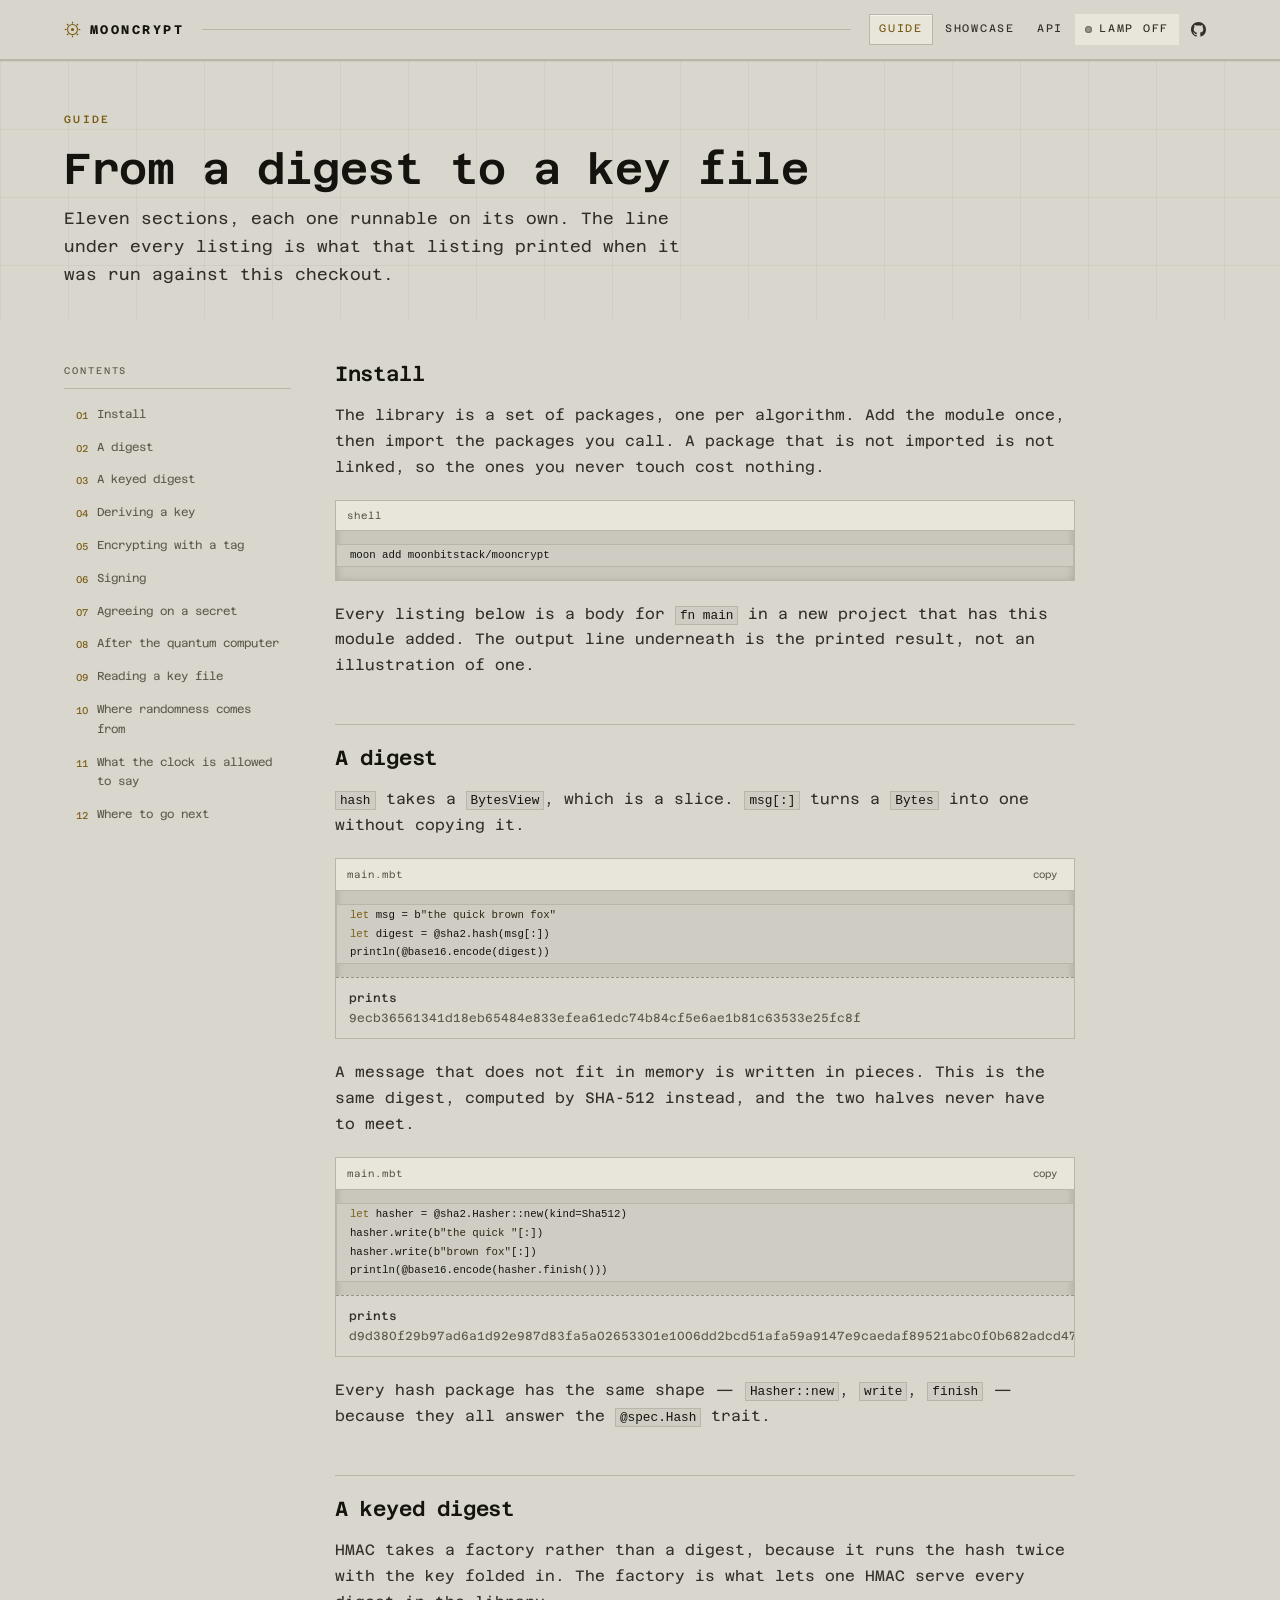
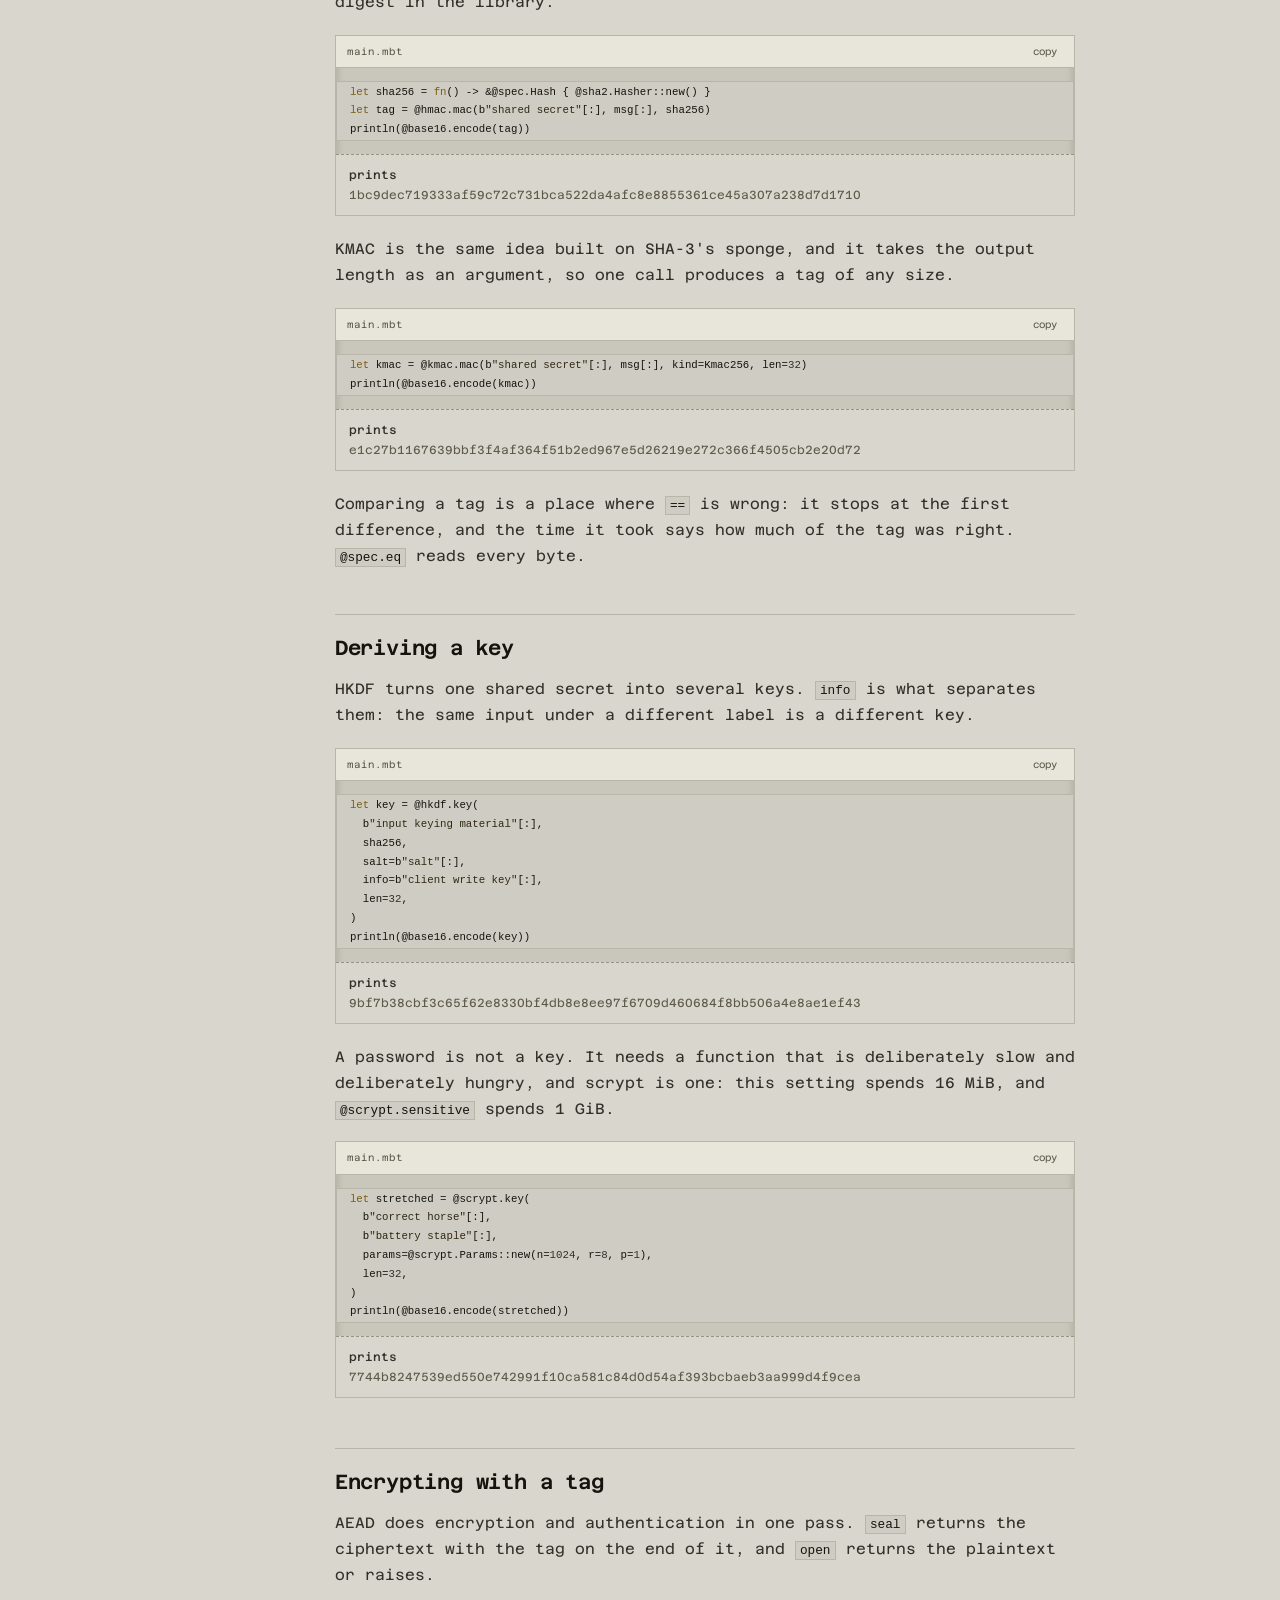
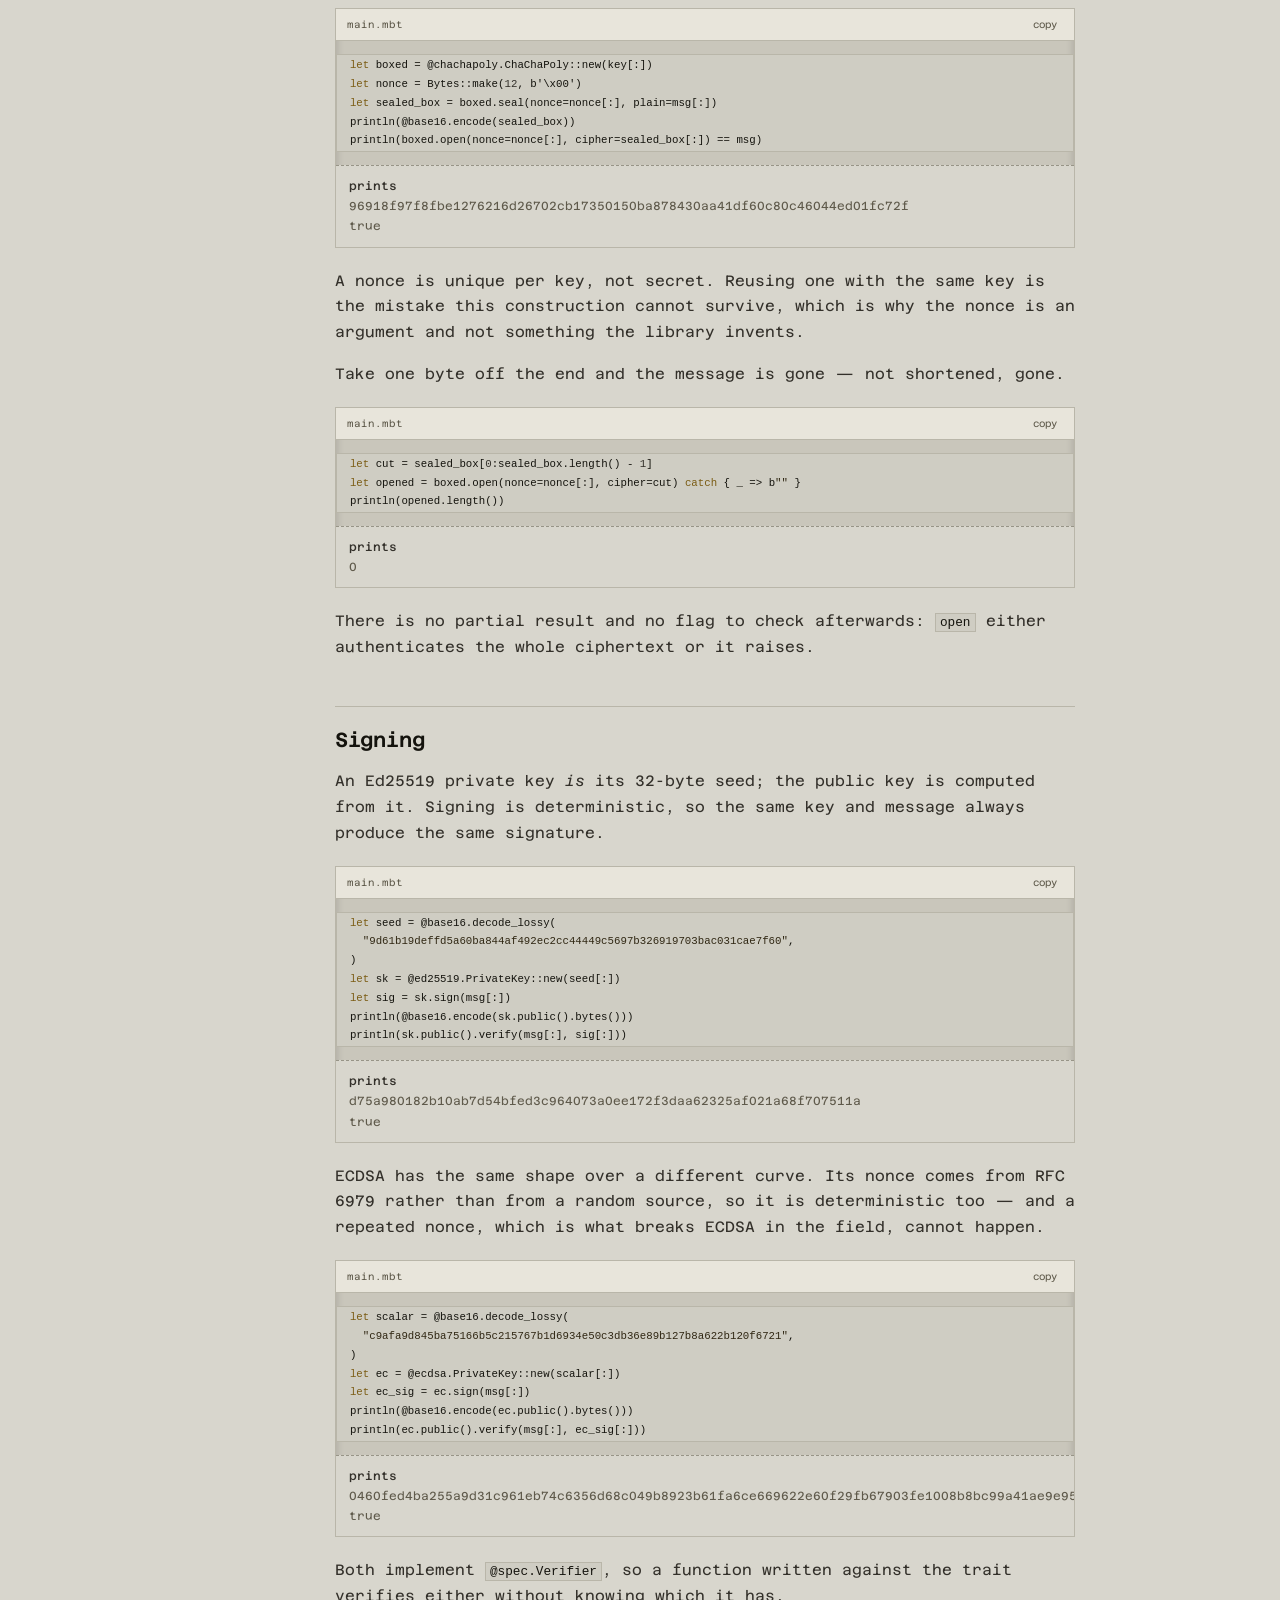
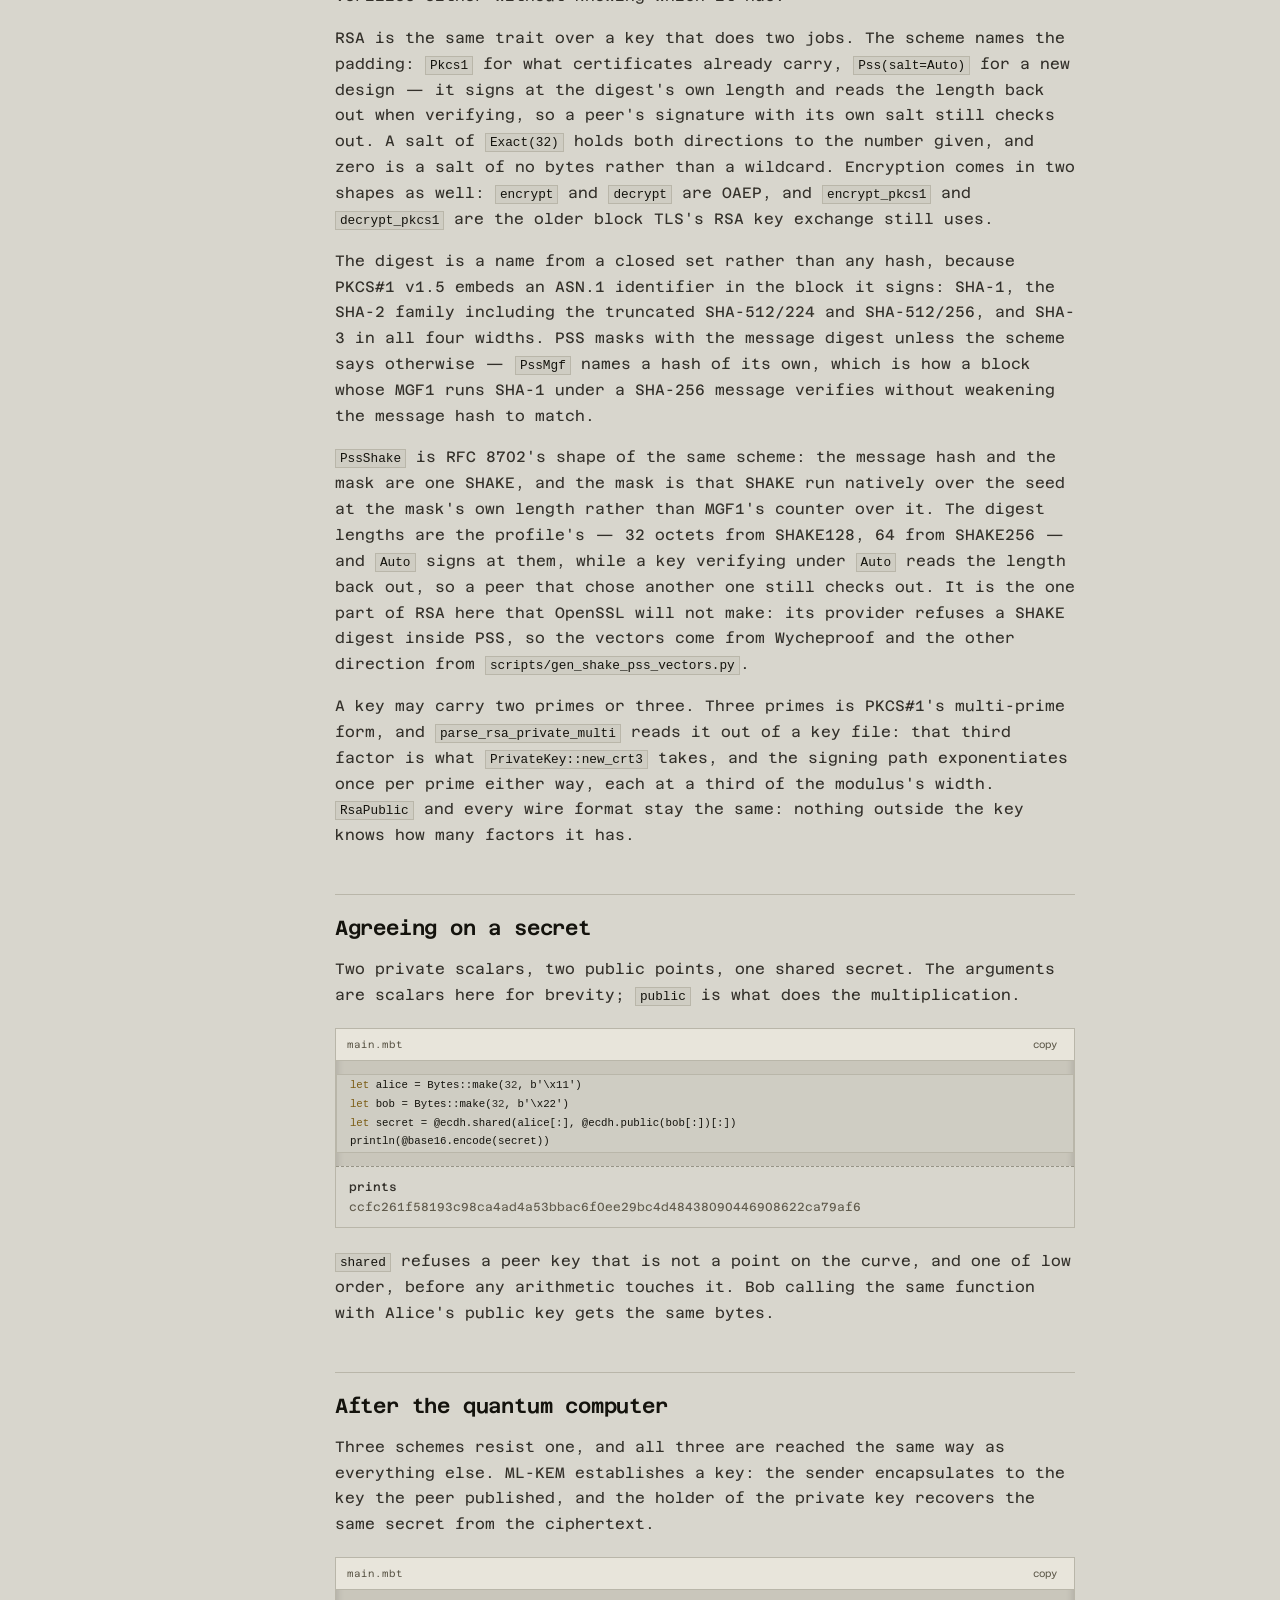
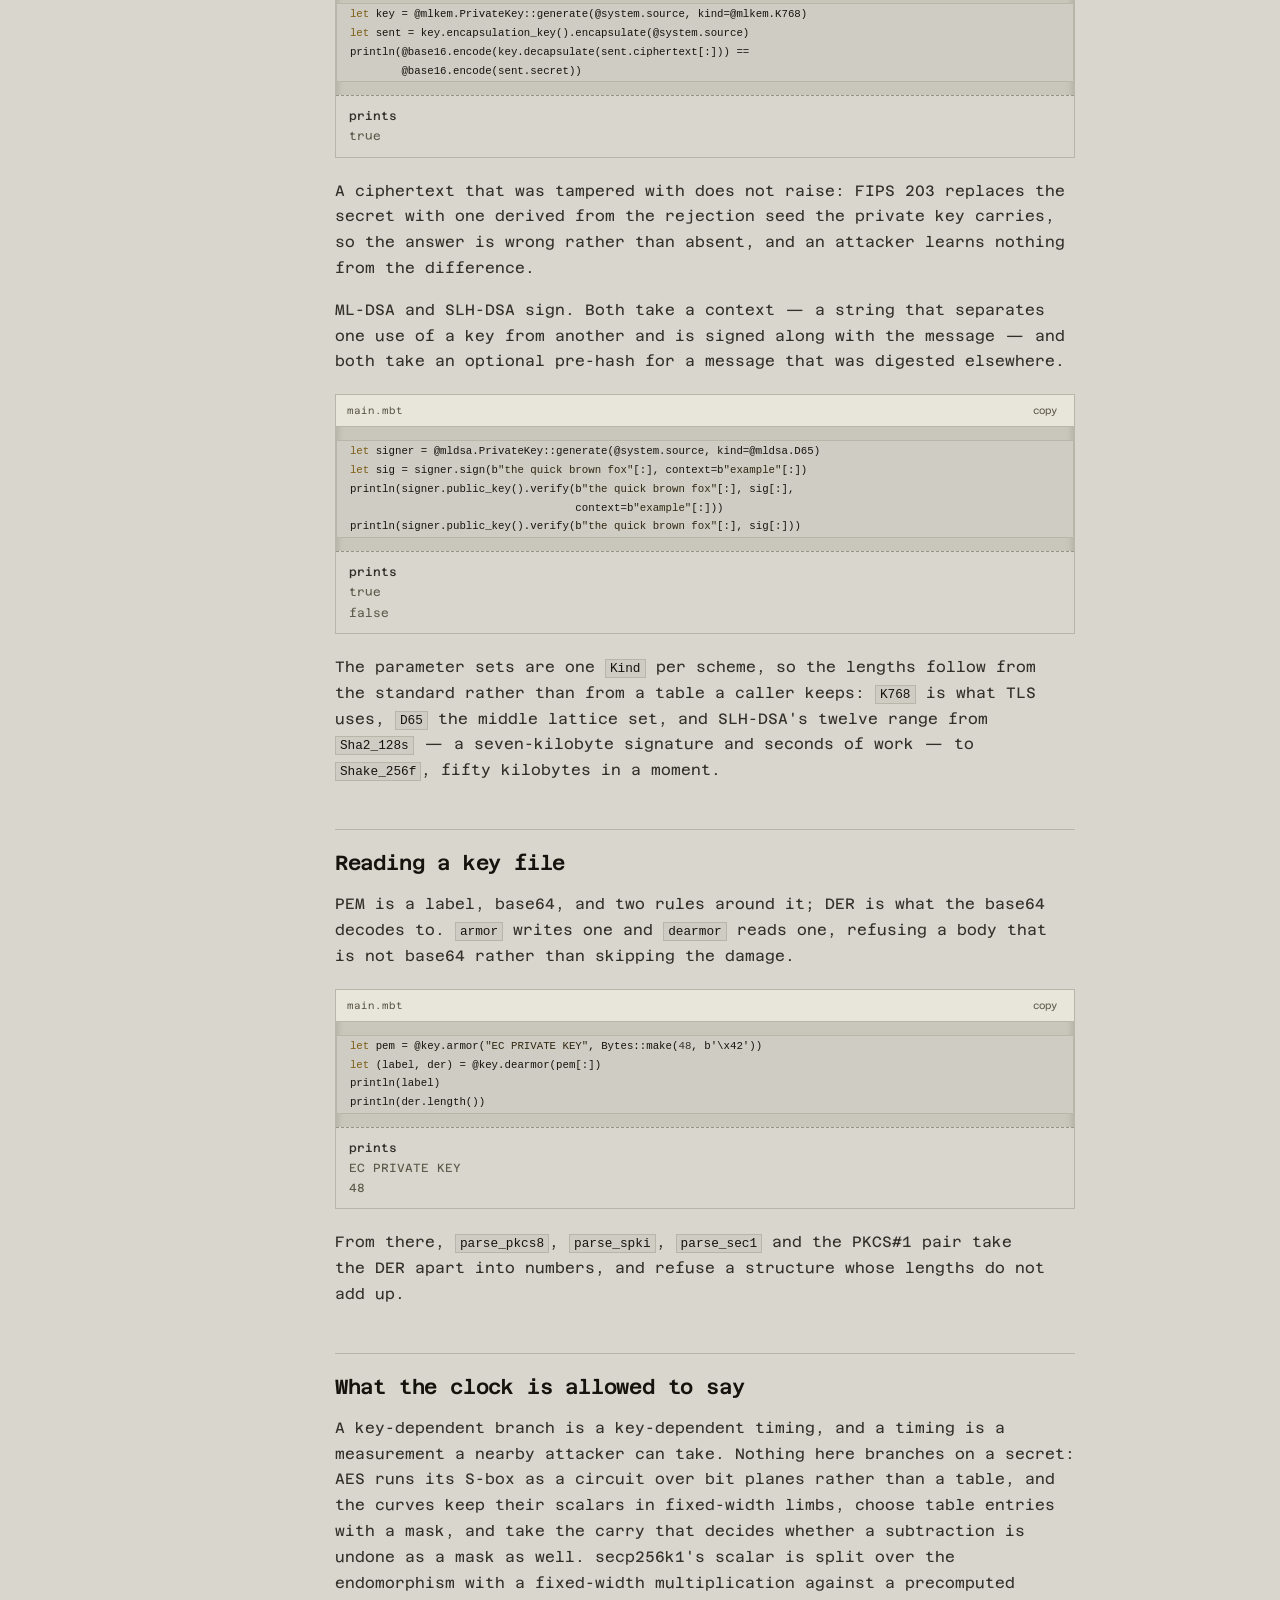
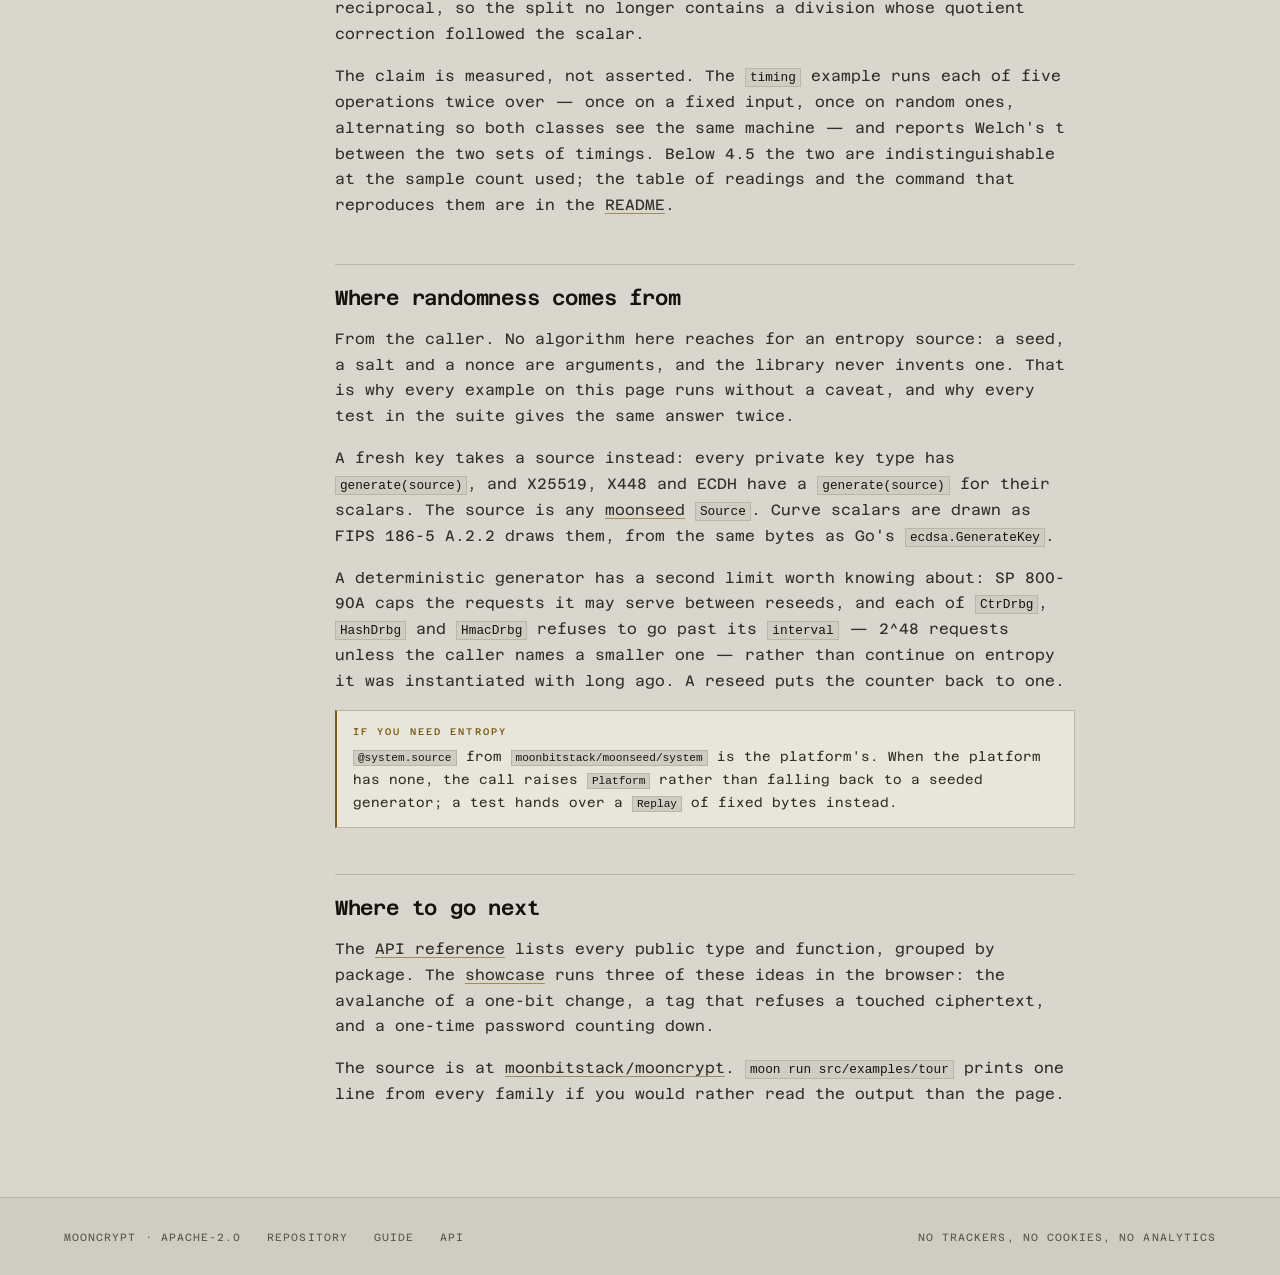
<file: docs/guide.html>
<!doctype html>
<html lang="en">
  <head>
    <meta charset="utf-8" />
    <meta name="viewport" content="width=device-width, initial-scale=1" />
    <title>Guide — mooncrypt</title>
    <meta
      name="description"
      content="A progressive guide to mooncrypt: digests, keyed hashes, key derivation, authenticated encryption, signatures, key agreement and key files."
    />
    <link rel="icon" href="favicon.svg" type="image/svg+xml" />
    <link rel="preconnect" href="https://fonts.googleapis.com" />
    <link rel="preconnect" href="https://fonts.gstatic.com" crossorigin />
    <link
      href="https://fonts.googleapis.com/css2?family=Azeret+Mono:wght@400;500;600;700&display=swap"
      rel="stylesheet"
    />
    <link rel="stylesheet" href="assets/site.css?v=2" />
<script type="module" src="assets/scrollbar.js"></script>
    <script>
      (() => {
        try {
          const saved = localStorage.getItem("mooncrypt-theme");
          const dark = !window.matchMedia("(prefers-color-scheme: light)").matches;
          document.documentElement.dataset.theme = saved || (dark ? "dark" : "light");
        } catch (e) {
          document.documentElement.dataset.theme = "dark";
        }
      })();
    </script>
  </head>

  <body>
    <header class="head">
      <div class="wrap">
        <a class="brand" href="index.html">
          <svg viewBox="0 0 24 24" aria-hidden="true">
            <circle cx="12" cy="12" r="7" fill="none" stroke="currentColor" stroke-width="1.5" />
            <circle cx="12" cy="12" r="2.2" fill="currentColor" />
            <g stroke="currentColor" stroke-width="1.7">
              <path d="M12 3.6V1" />
              <path d="M17.94 6.06 19.78 4.22" />
              <path d="M20.4 12H23" />
              <path d="M17.94 17.94 19.78 19.78" />
              <path d="M12 20.4V23" />
              <path d="M6.06 17.94 4.22 19.78" />
              <path d="M3.6 12H1" />
              <path d="M6.06 6.06 4.22 4.22" />
            </g>
          </svg>
          mooncrypt
        </a>

        <span class="head-rule" aria-hidden="true"></span>

        <nav class="nav" aria-label="Site">
          <a href="guide.html" aria-current="page"><span class="word">Guide</span></a>
          <a href="showcase.html"><span class="word">Showcase</span></a>
          <a href="api.html"><span class="word">API</span></a>
          <button class="lamp-sw" data-theme-toggle aria-pressed="false" title="Switch the lamp">
            <i aria-hidden="true"></i><span class="word">lamp</span>
          </button>
          <a
            class="icon-link"
            href="https://github.com/moonbitstack/mooncrypt"
            aria-label="Repository on GitHub"
          >
            <svg viewBox="0 0 16 16" aria-hidden="true">
              <path
                fill="currentColor"
                d="M8 0C3.58 0 0 3.58 0 8c0 3.54 2.29 6.53 5.47 7.59.4.07.55-.17.55-.38 0-.19-.01-.82-.01-1.49-2.01.37-2.53-.49-2.69-.94-.09-.23-.48-.94-.82-1.13-.28-.15-.68-.52-.01-.53.63-.01 1.08.58 1.23.82.72 1.21 1.87.87 2.33.66.07-.52.28-.87.51-1.07-1.78-.2-3.64-.89-3.64-3.95 0-.87.31-1.59.82-2.15-.08-.2-.36-1.02.08-2.12 0 0 .67-.21 2.2.82.64-.18 1.32-.27 2-.27.68 0 1.36.09 2 .27 1.53-1.04 2.2-.82 2.2-.82.44 1.1.16 1.92.08 2.12.51.56.82 1.27.82 2.15 0 3.07-1.87 3.75-3.65 3.95.29.25.54.73.54 1.48 0 1.07-.01 1.93-.01 2.2 0 .21.15.46.55.38A8.01 8.01 0 0 0 16 8c0-4.42-3.58-8-8-8Z"
              />
            </svg>
          </a>
        </nav>
      </div>
    </header>

    <div class="doc-head">
      <div class="wrap">
        <span class="stamp">Guide</span>
        <h1>From a digest to a key file</h1>
        <p class="lede">
          Eleven sections, each one runnable on its own. The line under every listing
          is what that listing printed when it was run against this checkout.
        </p>
      </div>
    </div>

    <div class="wrap">
      <div class="doc-shell">
        <aside class="rail" aria-label="Contents">
          <div class="rail-title">Contents</div>
          <ol>
            <li><a href="#install"><span class="n">01</span>Install</a></li>
            <li><a href="#digest"><span class="n">02</span>A digest</a></li>
            <li><a href="#mac"><span class="n">03</span>A keyed digest</a></li>
            <li><a href="#kdf"><span class="n">04</span>Deriving a key</a></li>
            <li><a href="#aead"><span class="n">05</span>Encrypting with a tag</a></li>
            <li><a href="#sign"><span class="n">06</span>Signing</a></li>
            <li><a href="#kex"><span class="n">07</span>Agreeing on a secret</a></li>
            <li><a href="#pq"><span class="n">08</span>After the quantum computer</a></li>
            <li><a href="#keys"><span class="n">09</span>Reading a key file</a></li>
            <li><a href="#random"><span class="n">10</span>Where randomness comes from</a></li>
            <li><a href="#constant-time"><span class="n">11</span>What the clock is allowed to say</a></li>
            <li><a href="#next"><span class="n">12</span>Where to go next</a></li>
          </ol>
        </aside>

        <article class="prose">
          <h2 id="install">Install</h2>
          <p>
            The library is a set of packages, one per algorithm. Add the module
            once, then import the packages you call. A package that is not
            imported is not linked, so the ones you never touch cost nothing.
          </p>

          <div class="listing">
            <div class="listing-bar"><span>shell</span><span class="spacer"></span></div>
            <!-- nocheck -->
            <pre><code>moon add moonbitstack/mooncrypt</code></pre>
          </div>

          <p>
            Every listing below is a body for <code>fn main</code> in a new
            project that has this module added. The output line underneath is the
            printed result, not an illustration of one.
          </p>

          <h2 id="digest">A digest</h2>
          <p>
            <code>hash</code> takes a <code>BytesView</code>, which is a slice.
            <code>msg[:]</code> turns a <code>Bytes</code> into one without
            copying it.
          </p>

          <div class="listing">
            <div class="listing-bar"><span>main.mbt</span><span class="spacer"></span><button data-copy>copy</button></div>
            <!-- nocheck -->
            <pre><code class="mark">let msg = b"the quick brown fox"
let digest = @sha2.hash(msg[:])
println(@base16.encode(digest))</code></pre>
            <div class="out"><b>prints</b>
9ecb36561341d18eb65484e833efea61edc74b84cf5e6ae1b81c63533e25fc8f</div>
          </div>

          <p>
            A message that does not fit in memory is written in pieces. This is
            the same digest, computed by SHA-512 instead, and the two halves
            never have to meet.
          </p>

          <div class="listing">
            <div class="listing-bar"><span>main.mbt</span><span class="spacer"></span><button data-copy>copy</button></div>
            <!-- nocheck -->
            <pre><code class="mark">let hasher = @sha2.Hasher::new(kind=Sha512)
hasher.write(b"the quick "[:])
hasher.write(b"brown fox"[:])
println(@base16.encode(hasher.finish()))</code></pre>
            <div class="out"><b>prints</b>
d9d380f29b97ad6a1d92e987d83fa5a02653301e1006dd2bcd51afa59a9147e9caedaf89521abc0f0b682adcd47fb512b8343c834a32f326fe9bef00542ce887</div>
          </div>

          <p>
            Every hash package has the same shape — <code>Hasher::new</code>,
            <code>write</code>, <code>finish</code> — because they all answer the
            <code>@spec.Hash</code> trait.
          </p>

          <h2 id="mac">A keyed digest</h2>
          <p>
            HMAC takes a factory rather than a digest, because it runs the hash
            twice with the key folded in. The factory is what lets one HMAC serve
            every digest in the library.
          </p>

          <div class="listing">
            <div class="listing-bar"><span>main.mbt</span><span class="spacer"></span><button data-copy>copy</button></div>
            <!-- nocheck -->
            <pre><code class="mark">let sha256 = fn() -&gt; &amp;@spec.Hash { @sha2.Hasher::new() }
let tag = @hmac.mac(b"shared secret"[:], msg[:], sha256)
println(@base16.encode(tag))</code></pre>
            <div class="out"><b>prints</b>
1bc9dec719333af59c72c731bca522da4afc8e8855361ce45a307a238d7d1710</div>
          </div>

          <p>
            KMAC is the same idea built on SHA-3's sponge, and it takes the
            output length as an argument, so one call produces a tag of any size.
          </p>

          <div class="listing">
            <div class="listing-bar"><span>main.mbt</span><span class="spacer"></span><button data-copy>copy</button></div>
            <!-- nocheck -->
            <pre><code class="mark">let kmac = @kmac.mac(b"shared secret"[:], msg[:], kind=Kmac256, len=32)
println(@base16.encode(kmac))</code></pre>
            <div class="out"><b>prints</b>
e1c27b1167639bbf3f4af364f51b2ed967e5d26219e272c366f4505cb2e20d72</div>
          </div>

          <p>
            Comparing a tag is a place where <code>==</code> is wrong: it stops at
            the first difference, and the time it took says how much of the tag
            was right. <code>@spec.eq</code> reads every byte.
          </p>

          <h2 id="kdf">Deriving a key</h2>
          <p>
            HKDF turns one shared secret into several keys. <code>info</code> is
            what separates them: the same input under a different label is a
            different key.
          </p>

          <div class="listing">
            <div class="listing-bar"><span>main.mbt</span><span class="spacer"></span><button data-copy>copy</button></div>
            <!-- nocheck -->
            <pre><code class="mark">let key = @hkdf.key(
  b"input keying material"[:],
  sha256,
  salt=b"salt"[:],
  info=b"client write key"[:],
  len=32,
)
println(@base16.encode(key))</code></pre>
            <div class="out"><b>prints</b>
9bf7b38cbf3c65f62e8330bf4db8e8ee97f6709d460684f8bb506a4e8ae1ef43</div>
          </div>

          <p>
            A password is not a key. It needs a function that is deliberately slow
            and deliberately hungry, and scrypt is one: this setting spends
            16&nbsp;MiB, and <code>@scrypt.sensitive</code> spends 1&nbsp;GiB.
          </p>

          <div class="listing">
            <div class="listing-bar"><span>main.mbt</span><span class="spacer"></span><button data-copy>copy</button></div>
            <!-- nocheck -->
            <pre><code class="mark">let stretched = @scrypt.key(
  b"correct horse"[:],
  b"battery staple"[:],
  params=@scrypt.Params::new(n=1024, r=8, p=1),
  len=32,
)
println(@base16.encode(stretched))</code></pre>
            <div class="out"><b>prints</b>
7744b8247539ed550e742991f10ca581c84d0d54af393bcbaeb3aa999d4f9cea</div>
          </div>

          <h2 id="aead">Encrypting with a tag</h2>
          <p>
            AEAD does encryption and authentication in one pass. <code>seal</code>
            returns the ciphertext with the tag on the end of it, and
            <code>open</code> returns the plaintext or raises.
          </p>

          <div class="listing">
            <div class="listing-bar"><span>main.mbt</span><span class="spacer"></span><button data-copy>copy</button></div>
            <!-- nocheck -->
            <pre><code class="mark">let boxed = @chachapoly.ChaChaPoly::new(key[:])
let nonce = Bytes::make(12, b'\x00')
let sealed_box = boxed.seal(nonce=nonce[:], plain=msg[:])
println(@base16.encode(sealed_box))
println(boxed.open(nonce=nonce[:], cipher=sealed_box[:]) == msg)</code></pre>
            <div class="out"><b>prints</b>
96918f97f8fbe1276216d26702cb17350150ba878430aa41df60c80c46044ed01fc72f
true</div>
          </div>

          <p>
            A nonce is unique per key, not secret. Reusing one with the same key
            is the mistake this construction cannot survive, which is why the
            nonce is an argument and not something the library invents.
          </p>

          <p>
            Take one byte off the end and the message is gone — not shortened,
            gone.
          </p>

          <div class="listing">
            <div class="listing-bar"><span>main.mbt</span><span class="spacer"></span><button data-copy>copy</button></div>
            <!-- nocheck -->
            <pre><code class="mark">let cut = sealed_box[0:sealed_box.length() - 1]
let opened = boxed.open(nonce=nonce[:], cipher=cut) catch { _ =&gt; b"" }
println(opened.length())</code></pre>
            <div class="out"><b>prints</b>
0</div>
          </div>

          <p>
            There is no partial result and no flag to check afterwards:
            <code>open</code> either authenticates the whole ciphertext or it
            raises.
          </p>

          <h2 id="sign">Signing</h2>
          <p>
            An Ed25519 private key <em>is</em> its 32-byte seed; the public key is
            computed from it. Signing is deterministic, so the same key and
            message always produce the same signature.
          </p>

          <div class="listing">
            <div class="listing-bar"><span>main.mbt</span><span class="spacer"></span><button data-copy>copy</button></div>
            <!-- nocheck -->
            <pre><code class="mark">let seed = @base16.decode_lossy(
  "9d61b19deffd5a60ba844af492ec2cc44449c5697b326919703bac031cae7f60",
)
let sk = @ed25519.PrivateKey::new(seed[:])
let sig = sk.sign(msg[:])
println(@base16.encode(sk.public().bytes()))
println(sk.public().verify(msg[:], sig[:]))</code></pre>
            <div class="out"><b>prints</b>
d75a980182b10ab7d54bfed3c964073a0ee172f3daa62325af021a68f707511a
true</div>
          </div>

          <p>
            ECDSA has the same shape over a different curve. Its nonce comes from
            RFC 6979 rather than from a random source, so it is deterministic
            too — and a repeated nonce, which is what breaks ECDSA in the field,
            cannot happen.
          </p>

          <div class="listing">
            <div class="listing-bar"><span>main.mbt</span><span class="spacer"></span><button data-copy>copy</button></div>
            <!-- nocheck -->
            <pre><code class="mark">let scalar = @base16.decode_lossy(
  "c9afa9d845ba75166b5c215767b1d6934e50c3db36e89b127b8a622b120f6721",
)
let ec = @ecdsa.PrivateKey::new(scalar[:])
let ec_sig = ec.sign(msg[:])
println(@base16.encode(ec.public().bytes()))
println(ec.public().verify(msg[:], ec_sig[:]))</code></pre>
            <div class="out"><b>prints</b>
0460fed4ba255a9d31c961eb74c6356d68c049b8923b61fa6ce669622e60f29fb67903fe1008b8bc99a41ae9e95628bc64f2f1b20c2d7e9f5177a3c294d4462299
true</div>
          </div>

          <p>
            Both implement <code>@spec.Verifier</code>, so a function written
            against the trait verifies either without knowing which it has.
          </p>

          <p>
            RSA is the same trait over a key that does two jobs. The scheme names
            the padding: <code>Pkcs1</code> for what certificates already carry,
            <code>Pss(salt=Auto)</code> for a new design — it signs at the
            digest's own length and reads the length back out when verifying, so
            a peer's signature with its own salt still checks out. A salt of
            <code>Exact(32)</code> holds both directions to the number given, and
            zero is a salt of no bytes rather than a wildcard. Encryption comes in
            two shapes as well: <code>encrypt</code> and <code>decrypt</code> are
            OAEP, and <code>encrypt_pkcs1</code> and <code>decrypt_pkcs1</code>
            are the older block TLS's RSA key exchange still uses.
          </p>

          <p>
            The digest is a name from a closed set rather than any hash, because
            PKCS#1 v1.5 embeds an ASN.1 identifier in the block it signs:
            SHA-1, the SHA-2 family including the truncated SHA-512/224 and
            SHA-512/256, and SHA-3 in all four widths. PSS masks with the message
            digest unless the scheme says otherwise — <code>PssMgf</code> names a
            hash of its own, which is how a block whose MGF1 runs SHA-1 under a
            SHA-256 message verifies without weakening the message hash to match.
          </p>

          <p>
            <code>PssShake</code> is RFC 8702's shape of the same scheme: the
            message hash and the mask are one SHAKE, and the mask is that SHAKE
            run natively over the seed at the mask's own length rather than
            MGF1's counter over it. The digest lengths are the profile's —
            32 octets from SHAKE128, 64 from SHAKE256 — and <code>Auto</code>
            signs at them, while a key verifying under <code>Auto</code> reads
            the length back out, so a peer that chose another one still checks
            out. It is the one part of RSA here that OpenSSL will not make: its
            provider refuses a SHAKE digest inside PSS, so the vectors come from
            Wycheproof and the other direction from
            <code>scripts/gen_shake_pss_vectors.py</code>.
          </p>

          <p>
            A key may carry two primes or three. Three primes is PKCS#1's
            multi-prime form, and <code>parse_rsa_private_multi</code> reads it
            out of a key file: that third factor is what
            <code>PrivateKey::new_crt3</code> takes, and the signing path
            exponentiates once per prime either way, each at a third of the
            modulus's width. <code>RsaPublic</code> and every wire format stay the
            same: nothing outside the key knows how many factors it has.
          </p>

          <h2 id="kex">Agreeing on a secret</h2>
          <p>
            Two private scalars, two public points, one shared secret. The
            arguments are scalars here for brevity; <code>public</code> is what
            does the multiplication.
          </p>

          <div class="listing">
            <div class="listing-bar"><span>main.mbt</span><span class="spacer"></span><button data-copy>copy</button></div>
            <!-- nocheck -->
            <pre><code class="mark">let alice = Bytes::make(32, b'\x11')
let bob = Bytes::make(32, b'\x22')
let secret = @ecdh.shared(alice[:], @ecdh.public(bob[:])[:])
println(@base16.encode(secret))</code></pre>
            <div class="out"><b>prints</b>
ccfc261f58193c98ca4ad4a53bbac6f0ee29bc4d48438090446908622ca79af6</div>
          </div>

          <p>
            <code>shared</code> refuses a peer key that is not a point on the
            curve, and one of low order, before any arithmetic touches it. Bob
            calling the same function with Alice's public key gets the same
            bytes.
          </p>

          <h2 id="pq">After the quantum computer</h2>
          <p>
            Three schemes resist one, and all three are reached the same way as
            everything else. ML-KEM establishes a key: the sender encapsulates
            to the key the peer published, and the holder of the private key
            recovers the same secret from the ciphertext.
          </p>

          <div class="listing">
            <div class="listing-bar"><span>main.mbt</span><span class="spacer"></span><button data-copy>copy</button></div>
            <!-- nocheck -->
            <pre><code class="mark">let key = @mlkem.PrivateKey::generate(@system.source, kind=@mlkem.K768)
let sent = key.encapsulation_key().encapsulate(@system.source)
println(@base16.encode(key.decapsulate(sent.ciphertext[:])) ==
        @base16.encode(sent.secret))</code></pre>
            <div class="out"><b>prints</b>
true</div>
          </div>

          <p>
            A ciphertext that was tampered with does not raise: FIPS 203
            replaces the secret with one derived from the rejection seed the
            private key carries, so the answer is wrong rather than absent, and
            an attacker learns nothing from the difference.
          </p>

          <p>
            ML-DSA and SLH-DSA sign. Both take a context — a string that
            separates one use of a key from another and is signed along with the
            message — and both take an optional pre-hash for a message that was
            digested elsewhere.
          </p>

          <div class="listing">
            <div class="listing-bar"><span>main.mbt</span><span class="spacer"></span><button data-copy>copy</button></div>
            <!-- nocheck -->
            <pre><code class="mark">let signer = @mldsa.PrivateKey::generate(@system.source, kind=@mldsa.D65)
let sig = signer.sign(b"the quick brown fox"[:], context=b"example"[:])
println(signer.public_key().verify(b"the quick brown fox"[:], sig[:],
                                   context=b"example"[:]))
println(signer.public_key().verify(b"the quick brown fox"[:], sig[:]))</code></pre>
            <div class="out"><b>prints</b>
true
false</div>
          </div>

          <p>
            The parameter sets are one <code>Kind</code> per scheme, so the
            lengths follow from the standard rather than from a table a caller
            keeps: <code>K768</code> is what TLS uses, <code>D65</code> the
            middle lattice set, and SLH-DSA's twelve range from
            <code>Sha2_128s</code> — a seven-kilobyte signature and seconds of
            work — to <code>Shake_256f</code>, fifty kilobytes in a moment.
          </p>

          <h2 id="keys">Reading a key file</h2>
          <p>
            PEM is a label, base64, and two rules around it; DER is what the
            base64 decodes to. <code>armor</code> writes one and
            <code>dearmor</code> reads one, refusing a body that is not base64
            rather than skipping the damage.
          </p>

          <div class="listing">
            <div class="listing-bar"><span>main.mbt</span><span class="spacer"></span><button data-copy>copy</button></div>
            <!-- nocheck -->
            <pre><code class="mark">let pem = @key.armor("EC PRIVATE KEY", Bytes::make(48, b'\x42'))
let (label, der) = @key.dearmor(pem[:])
println(label)
println(der.length())</code></pre>
            <div class="out"><b>prints</b>
EC PRIVATE KEY
48</div>
          </div>

          <p>
            From there, <code>parse_pkcs8</code>, <code>parse_spki</code>,
            <code>parse_sec1</code> and the PKCS#1 pair take the DER apart into
            numbers, and refuse a structure whose lengths do not add up.
          </p>

          <h2 id="constant-time">What the clock is allowed to say</h2>
          <p>
            A key-dependent branch is a key-dependent timing, and a timing is a
            measurement a nearby attacker can take. Nothing here branches on a
            secret: AES runs its S-box as a circuit over bit planes rather than a
            table, and the curves keep their scalars in fixed-width limbs, choose
            table entries with a mask, and take the carry that decides whether a
            subtraction is undone as a mask as well. secp256k1's scalar is split
            over the endomorphism with a fixed-width multiplication against a
            precomputed reciprocal, so the split no longer contains a division
            whose quotient correction followed the scalar.
          </p>
          <p>
            The claim is measured, not asserted. The <code>timing</code> example
            runs each of five operations twice over — once on a fixed input, once
            on random ones, alternating so both classes see the same machine — and
            reports Welch's t between the two sets of timings. Below 4.5 the two
            are indistinguishable at the sample count used; the table of readings
            and the command that reproduces them are in the
            <a href="https://github.com/moonbitstack/mooncrypt#constant-time">README</a>.
          </p>

          <h2 id="random">Where randomness comes from</h2>
          <p>
            From the caller. No algorithm here reaches for an entropy source: a
            seed, a salt and a nonce are arguments, and the library never invents
            one. That is why every example on this page runs without a caveat, and
            why every test in the suite gives the same answer twice.
          </p>
          <p>
            A fresh key takes a source instead: every private key type has
            <code>generate(source)</code>, and X25519, X448 and ECDH have a
            <code>generate(source)</code> for their scalars. The source is any
            <a href="https://github.com/moonbitstack/moonseed">moonseed</a>
            <code>Source</code>. Curve scalars are drawn as FIPS 186-5 A.2.2 draws
            them, from the same bytes as Go's <code>ecdsa.GenerateKey</code>.
          </p>

          <p>
            A deterministic generator has a second limit worth knowing about:
            SP 800-90A caps the requests it may serve between reseeds, and each of
            <code>CtrDrbg</code>, <code>HashDrbg</code> and <code>HmacDrbg</code>
            refuses to go past its <code>interval</code> — 2^48 requests unless the
            caller names a smaller one — rather than continue on entropy it was
            instantiated with long ago. A reseed puts the counter back to one.
          </p>

          <div class="note">
            <span class="stamp">If you need entropy</span>
            <p>
              <code>@system.source</code> from <code>moonbitstack/moonseed/system</code>
              is the platform's. When the platform has none, the call raises
              <code>Platform</code> rather than falling back to a seeded generator;
              a test hands over a <code>Replay</code> of fixed bytes instead.
            </p>
          </div>

          <h2 id="next">Where to go next</h2>
          <p>
            The <a href="api.html">API reference</a> lists every public type and
            function, grouped by package. The
            <a href="showcase.html">showcase</a> runs three of these ideas in the
            browser: the avalanche of a one-bit change, a tag that refuses a
            touched ciphertext, and a one-time password counting down.
          </p>
          <p>
            The source is at
            <a href="https://github.com/moonbitstack/mooncrypt">moonbitstack/mooncrypt</a>.
            <code>moon run src/examples/tour</code> prints one line from every
            family if you would rather read the output than the page.
          </p>
        </article>
      </div>
    </div>

    <footer class="foot">
      <div class="wrap">
        <span>mooncrypt · Apache-2.0</span>
        <a href="https://github.com/moonbitstack/mooncrypt">Repository</a>
        <a href="guide.html">Guide</a>
        <a href="api.html">API</a>
        <span class="spacer">No trackers, no cookies, no analytics</span>
      </div>
    </footer>

    <script src="assets/site.js"></script>
  </body>
</html>
</file>
<file: docs/assets/site.css>
/* mooncrypt — the site is a machine.
   One typeface, set like a stamped plate. Every rule is a hairline, every
   label is engraved, and the only light surface is the paper the machine
   prints on. Dark is the housing; light is the enamel panel. */

/* ── tokens ─────────────────────────────────────────────────────────────── */

:root {
  color-scheme: light;

  --mono: "Azeret Mono", ui-monospace, "SF Mono", Menlo, Consolas, monospace;

  /* enamel panel */
  --ground: #d8d6cd;
  --ground-2: #cfcdc3;
  --plate: #e8e5db;
  --plate-2: #efede4;
  --sunk: #c9c6bb;
  --line: #b9b6a9;
  --line-2: #979487;
  --ink: #14130d;
  --ink-2: #33302a;
  --ink-3: #5f5a4b;
  --brass: #7b5c14;
  --brass-2: #a5822c;
  --lamp: #9c440f;
  --red: #8b2b16;
  --paper: #fcf9ef;
  --paper-ink: #191610;
  --paper-rule: #d8cfb4;

  --shadow: 0 1px 0 color-mix(in oklab, var(--ground) 40%, transparent);
  --bevel: inset 0 1px 0 color-mix(in oklab, #fff 55%, transparent);

  --head-h: 60px;
  --wrap: 1240px;
  --gutter: clamp(18px, 4vw, 44px);
}

[data-theme="dark"] {
  color-scheme: dark;

  /* bakelite housing */
  --ground: #0b0b0c;
  --ground-2: #101011;
  --plate: #161617;
  --plate-2: #1c1c1e;
  --sunk: #08080a;
  --line: #2a2a2d;
  --line-2: #3c3c41;
  --ink: #ece7da;
  --ink-2: #c4bdad;
  --ink-3: #8d8779;
  --brass: #c9a049;
  --brass-2: #8d6f2b;
  --lamp: #ffb648;
  --red: #d4634a;
  --paper: #ece6d6;
  --paper-ink: #1b1811;
  --paper-rule: #cdc4aa;

  --shadow: 0 1px 0 color-mix(in oklab, #000 60%, transparent);
  --bevel: inset 0 1px 0 color-mix(in oklab, #fff 7%, transparent);
}

@media (prefers-color-scheme: dark) {
  :root:not([data-theme="light"]) {
    color-scheme: dark;
    --ground: #0b0b0c;
    --ground-2: #101011;
    --plate: #161617;
    --plate-2: #1c1c1e;
    --sunk: #08080a;
    --line: #2a2a2d;
    --line-2: #3c3c41;
    --ink: #e9e4d7;
    --ink-2: #b3ac9c;
    --ink-3: #79746a;
    --brass: #c9a049;
    --brass-2: #8d6f2b;
    --lamp: #ffb648;
    --red: #d4634a;
    --paper: #ece6d6;
    --paper-ink: #1b1811;
    --paper-rule: #cdc4aa;
    --shadow: 0 1px 0 color-mix(in oklab, #000 60%, transparent);
    --bevel: inset 0 1px 0 color-mix(in oklab, #fff 7%, transparent);
  }
}

/* ── base ───────────────────────────────────────────────────────────────── */

*,
*::before,
*::after {
  box-sizing: border-box;
}

html {
  -webkit-text-size-adjust: 100%;
}

@supports not selector(::-webkit-scrollbar) {
  html {
    scrollbar-color: var(--line-2) var(--ground);
    scrollbar-width: thin;
  }
}

::-webkit-scrollbar {
  width: 11px;
  height: 11px;
}

::-webkit-scrollbar-track {
  background: var(--ground-2);
  border-left: 1px solid var(--line);
}

::-webkit-scrollbar-thumb {
  background: var(--line-2);
  border: 3px solid var(--ground-2);
}

::-webkit-scrollbar-thumb:hover {
  background: var(--brass);
}

/* At rest the page bar is not drawn and gives up none of its width: the strip
   stays where it is in the colour of the page, so nothing shifts when it
   appears. */
html:not(.scrolling)::-webkit-scrollbar-track,
html:not(.scrolling)::-webkit-scrollbar-corner {
  background: transparent;
  border-left-color: transparent;
}

body {
  margin: 0;
  background: var(--ground);
  color: var(--ink);
  font-family: var(--mono);
  font-size: 15px;
  line-height: 1.72;
  font-variant-ligatures: none;
  overflow-x: clip;
  -webkit-font-smoothing: antialiased;
}

@supports (font-variant-ligatures: no-contextual) {
  html,
  button,
  input,
  textarea,
  select {
    font-variant-ligatures: no-contextual;
  }
}

a {
  color: inherit;
  text-decoration: none;
}

button {
  font: inherit;
  color: inherit;
  background: none;
  border: 0;
  cursor: pointer;
}

img,
svg {
  display: block;
  max-width: 100%;
}

/* Selection is a wash of brass, not a block of it. A solid block inverts the
   paragraph to enamel-on-brass, which reads as a different page printed on
   different stock; the point of highlighting is that the sentence is still the
   sentence you are reading. */
::selection {
  background: color-mix(in oklab, var(--brass) 26%, transparent);
  color: inherit;
}

/* The plates, the tape, the rotor and the navigation are surfaces of a machine,
   not text on a page. A drag that starts on one of them used to paint a
   selection block across the brass, which breaks the object entirely: a typebar
   does not highlight. Prose, listings, printed output and signatures stay
   selectable, because those are what a reader actually copies. */
.head,
.nav,
.foot,
.hero,
.rotor-fig,
.device,
.tape-band,
.numbers,
.parts,
.part,
.refusals,
.refusal,
.rail,
.listing-bar,
.doc-head,
.bench,
.dial,
.dial-row,
.hexdump,
.grid-bits,
.bits-legend,
.code-pin,
.otp-meta,
.verdict-line,
.sec-head,
.tag,
.kind {
  -webkit-user-select: none;
  user-select: none;
  -webkit-touch-callout: none;
  cursor: default;
}

/* Inside those surfaces two things stay exempt. A carriage you cannot select or
   type into is not a carriage, so the text fields take selection back; and the
   controls keep a pointer, because a link is still a link even when its label
   cannot be highlighted. */
.carriage,
input,
textarea,
select {
  -webkit-user-select: auto;
  user-select: auto;
  cursor: auto;
}

.head a,
.nav a,
.part a,
.rail a,
.btn,
.field {
  cursor: pointer;
}

/* A flash of grey under the finger is the mobile equivalent of the selection
   block: it makes the object feel like a document. */
a,
button {
  -webkit-tap-highlight-color: transparent;
}

/* Nor can the drawn parts be picked up and carried like a picture. */
.rotor-fig,
.device,
.tape-band {
  -webkit-user-drag: none;
}

:focus-visible {
  outline: 1px solid var(--brass);
  outline-offset: 2px;
}

/* ── type ───────────────────────────────────────────────────────────────── */

.stamp {
  font-size: 0.66rem;
  font-weight: 500;
  letter-spacing: 0.22em;
  text-transform: uppercase;
  color: var(--brass);
}

.stamp-quiet {
  color: var(--ink-3);
}

h1,
h2,
h3,
h4 {
  margin: 0;
  font-weight: 600;
  letter-spacing: -0.01em;
  line-height: 1.12;
}

.display {
  font-size: clamp(2.1rem, 5.4vw, 3.9rem);
  font-weight: 700;
  letter-spacing: -0.015em;
  line-height: 1.02;
  text-wrap: balance;
}

h2 {
  font-size: clamp(1.35rem, 2.4vw, 1.75rem);
}

h3 {
  font-size: 1.02rem;
}

p {
  margin: 0;
  text-wrap: pretty;
}

.lede {
  font-size: 1.02rem;
  color: var(--ink-2);
  max-width: 58ch;
}

.dim {
  color: var(--ink-3);
}

.mono {
  font-family: var(--mono);
  font-variant-numeric: tabular-nums;
}

/* ── layout ─────────────────────────────────────────────────────────────── */

.wrap {
  width: 100%;
  max-width: var(--wrap);
  margin-inline: auto;
  padding-inline: var(--gutter);
}

.band {
  border-top: 1px solid var(--line);
  padding-block: clamp(38px, 6vw, 76px);
}

.band-tight {
  padding-block: clamp(26px, 4vw, 44px);
}

.split {
  display: grid;
  grid-template-columns: minmax(0, 1fr);
  gap: clamp(24px, 4vw, 56px);
}

@media (width >= 900px) {
  .split-75 {
    grid-template-columns: minmax(0, 7fr) minmax(0, 5fr);
    align-items: start;
  }

  .split-64 {
    grid-template-columns: minmax(0, 6fr) minmax(0, 4fr);
    align-items: start;
  }
}

.sec-head {
  display: flex;
  align-items: baseline;
  gap: 14px;
  padding-bottom: 12px;
  border-bottom: 1px solid var(--line);
  margin-bottom: clamp(20px, 3vw, 32px);
}

.sec-head .no {
  font-size: 0.68rem;
  letter-spacing: 0.16em;
  color: var(--brass);
}

.sec-head .rest {
  margin-left: auto;
  font-size: 0.66rem;
  letter-spacing: 0.18em;
  text-transform: uppercase;
  color: var(--ink-3);
}

/* ── header ─────────────────────────────────────────────────────────────── */

.head {
  position: sticky;
  top: 0;
  z-index: 40;
  height: var(--head-h);
  background: color-mix(in oklab, var(--ground) 92%, transparent);
  backdrop-filter: saturate(140%) blur(6px);
  border-bottom: 1px solid var(--line);
}

.head > .wrap {
  display: flex;
  align-items: center;
  gap: 18px;
  height: 100%;
}

.brand {
  display: flex;
  align-items: center;
  gap: 9px;
  font-weight: 700;
  font-size: 0.78rem;
  letter-spacing: 0.2em;
  text-transform: uppercase;
  white-space: nowrap;
}

.brand svg {
  width: 17px;
  height: 17px;
  color: var(--brass);
}

.brand:hover svg {
  animation: spin 8s linear infinite;
}

@keyframes spin {
  to {
    transform: rotate(360deg);
  }
}

.head-rule {
  flex: 1;
  height: 1px;
  background: var(--line);
  min-width: 12px;
}

.nav {
  display: flex;
  align-items: center;
  gap: 2px;
}

.nav a,
.nav button {
  display: flex;
  align-items: center;
  gap: 7px;
  padding: 5px 9px;
  font-size: 0.68rem;
  letter-spacing: 0.16em;
  text-transform: uppercase;
  color: var(--ink-2);
  border: 1px solid transparent;
}

.nav a:hover,
.nav button:hover {
  color: var(--ink);
  border-color: var(--line);
  background: var(--plate);
}

.nav a[aria-current="page"] {
  color: var(--brass);
  border-color: var(--line);
  background: var(--plate);
  box-shadow: var(--bevel);
}

.nav svg {
  width: 13px;
  height: 13px;
}

.icon-link {
  padding: 6px;
}

.icon-link svg {
  width: 15px;
  height: 15px;
}

/* the lamp switch */
.lamp-sw {
  display: flex;
  align-items: center;
  gap: 7px;
  padding: 5px 8px;
  border: 1px solid var(--line);
  background: var(--plate);
  font-size: 0.64rem;
  letter-spacing: 0.14em;
  text-transform: uppercase;
  color: var(--ink-3);
}

.lamp-sw i {
  width: 7px;
  height: 7px;
  border-radius: 50%;
  background: var(--line-2);
  box-shadow: inset 0 0 0 1px color-mix(in oklab, #000 30%, transparent);
}

[data-theme="dark"] .lamp-sw i,
:root:not([data-theme="light"]) .lamp-sw i {
  background: var(--lamp);
  box-shadow:
    0 0 6px color-mix(in oklab, var(--lamp) 70%, transparent),
    inset 0 0 0 1px color-mix(in oklab, #000 40%, transparent);
}

@media (width <= 720px) {
  .head .wrap {
    gap: 8px;
  }

  .brand {
    font-size: 0.7rem;
    letter-spacing: 0.14em;
  }

  .nav a,
  .nav button {
    padding: 5px 6px;
    font-size: 0.6rem;
    letter-spacing: 0.07em;
  }

  .lamp-sw {
    padding: 5px;
  }

  .lamp-sw .word {
    display: none;
  }

  .head-rule {
    display: none;
  }
}

/* ── plates, screws, drafting marks ─────────────────────────────────────── */

.plate {
  position: relative;
  background: var(--plate);
  border: 1px solid var(--line);
  box-shadow: var(--bevel);
}

.plate-sunk {
  background: var(--sunk);
  box-shadow: inset 0 2px 6px color-mix(in oklab, #000 22%, transparent);
  border-color: var(--line);
}

.ticked::before,
.ticked::after {
  content: "";
  position: absolute;
  width: 9px;
  height: 9px;
  border: 1px solid var(--brass-2);
  opacity: 0.55;
  pointer-events: none;
}

.ticked::before {
  top: 6px;
  left: 6px;
  border-right: 0;
  border-bottom: 0;
}

.ticked::after {
  right: 6px;
  bottom: 6px;
  border-left: 0;
  border-top: 0;
}

.screw {
  position: absolute;
  width: 9px;
  height: 9px;
  border-radius: 50%;
  background:
    linear-gradient(
      168deg,
      color-mix(in oklab, var(--line-2) 70%, #fff 30%),
      var(--line-2) 60%
    );
  box-shadow: inset 0 0 0 1px color-mix(in oklab, #000 35%, transparent);
  pointer-events: none;
}

.screw::after {
  content: "";
  position: absolute;
  inset: 4px 1px;
  border-top: 1px solid color-mix(in oklab, #000 55%, transparent);
  transform: rotate(var(--turn, 24deg));
}

/* ── hero ───────────────────────────────────────────────────────────────── */

.hero {
  position: relative;
  padding-block: clamp(34px, 5vw, 68px) clamp(30px, 4vw, 52px);
  border-top: 1px solid var(--line);
  background-image:
    linear-gradient(
      to right,
      color-mix(in oklab, var(--line) 34%, transparent) 1px,
      transparent 1px
    ),
    linear-gradient(
      to bottom,
      color-mix(in oklab, var(--line) 34%, transparent) 1px,
      transparent 1px
    );
  background-size: 68px 68px;
  background-position: -1px -1px;
}

.hero::after {
  content: "";
  position: absolute;
  inset: 0;
  background: radial-gradient(
    120% 90% at 78% 30%,
    transparent 30%,
    var(--ground) 78%
  );
  pointer-events: none;
}

.hero > .wrap {
  position: relative;
  z-index: 1;
}

.hero-grid {
  display: grid;
  grid-template-columns: minmax(0, 1fr);
  gap: clamp(28px, 4vw, 40px);
}

@media (width >= 940px) {
  .hero-grid {
    grid-template-columns: minmax(0, 1.32fr) minmax(0, 0.68fr);
    gap: clamp(24px, 3vw, 48px);
    align-items: center;
  }
}

.hero h1 {
  margin-block: 18px 20px;
}

.hero h1 em {
  font-style: normal;
  color: var(--brass);
}

.hero-actions {
  display: flex;
  flex-wrap: wrap;
  gap: 10px;
  margin-top: 26px;
}

.btn {
  display: inline-flex;
  align-items: center;
  gap: 9px;
  padding: 9px 15px;
  font-size: 0.7rem;
  letter-spacing: 0.16em;
  text-transform: uppercase;
  color: var(--ink);
  background: linear-gradient(var(--plate-2), var(--plate));
  border: 1px solid var(--line-2);
  box-shadow:
    0 1px 0 var(--line-2),
    var(--bevel);
  transition: transform 90ms ease;
}

.btn:hover {
  border-color: var(--brass);
  color: var(--ink);
}

.btn:active {
  transform: translateY(1px);
  box-shadow: inset 0 2px 5px color-mix(in oklab, #000 30%, transparent);
}

.btn-brass {
  color: color-mix(in oklab, var(--brass) 80%, var(--ink));
  border-color: color-mix(in oklab, var(--brass) 55%, var(--line-2));
}

.btn svg {
  width: 12px;
  height: 12px;
}

.hero-facts {
  display: flex;
  flex-wrap: wrap;
  gap: 0;
  margin-top: 30px;
  border-top: 1px solid var(--line);
}

.hero-facts div {
  padding: 10px 18px 0 0;
  margin-right: 18px;
  border-right: 1px solid var(--line);
  font-size: 0.66rem;
  letter-spacing: 0.1em;
  text-transform: uppercase;
  color: var(--ink-3);
}

.hero-facts div:last-child {
  border-right: 0;
}

/* the rotor drawing */

.rotor-box {
  position: relative;
  aspect-ratio: 1;
  max-width: 462px;
  margin-inline: auto;
  width: 100%;
  /* the dial takes the wheel, so it is handled like a part, not a picture */
  border-radius: 50%;
  user-select: none;
  -webkit-user-select: none;
  touch-action: pan-y;
}

.rotor-box:focus-visible {
  outline-offset: 7px;
}

/* the letter standing under the index */
.rotor-alpha .at {
  fill: var(--brass);
  font-weight: 700;
}

.rotor-box svg {
  width: 100%;
  height: 100%;
  overflow: visible;
}

.rotor-fig {
  margin: 0;
  display: grid;
  gap: 13px;
}

.rotor-caption {
  display: block;
  padding-top: 9px;
  border-top: 1px solid var(--line);
  font-size: 0.6rem;
  letter-spacing: 0.14em;
  text-transform: uppercase;
  color: var(--ink-3);
  line-height: 1.6;
}

.rotor-caption > span:first-child {
  margin-right: 5px;
  color: var(--brass);
  white-space: nowrap;
}

/* The index reads on its own line: turning the dial must never reflow the
   sentence above it. */
.rotor-caption .rotor-index {
  display: block;
  white-space: nowrap;
}

.rotor-caption b {
  color: var(--brass);
  font-weight: 600;
}

@media (width <= 940px) {
  .rotor-box {
    max-width: 320px;
  }
}

/* ── the tape ───────────────────────────────────────────────────────────── */

.tape-band {
  border-top: 1px solid var(--line);
  background: var(--ground-2);
  padding-block: clamp(30px, 4.4vw, 54px);
}

.device {
  position: relative;
  padding: clamp(16px, 2.4vw, 26px);
  background: var(--plate);
  border: 1px solid var(--line);
  box-shadow:
    var(--bevel),
    0 18px 40px -30px color-mix(in oklab, #000 80%, transparent);
}

.device-bar {
  display: flex;
  align-items: center;
  gap: 12px;
  padding-bottom: 12px;
  margin-bottom: 14px;
  border-bottom: 1px solid var(--line);
}

.device-bar .lamp {
  width: 8px;
  height: 8px;
  border-radius: 50%;
  background: var(--line-2);
  transition: background 160ms ease, box-shadow 160ms ease;
}

.device-bar .lamp.live {
  background: var(--lamp);
  box-shadow: 0 0 9px color-mix(in oklab, var(--lamp) 80%, transparent);
}

.device-bar .name {
  font-size: 0.64rem;
  letter-spacing: 0.2em;
  text-transform: uppercase;
  color: var(--ink-3);
}

.device-bar .right {
  margin-left: auto;
  display: flex;
  gap: 4px;
}

.rotor-pick {
  display: flex;
  gap: 0;
  border: 1px solid var(--line);
  background: var(--sunk);
}

.rotor-pick button {
  padding: 4px 9px;
  font-size: 0.6rem;
  letter-spacing: 0.1em;
  text-transform: uppercase;
  color: var(--ink-3);
  border-right: 1px solid var(--line);
}

.rotor-pick button:last-child {
  border-right: 0;
}

.rotor-pick button[aria-pressed="true"] {
  color: var(--ground);
  background: var(--brass);
}

.tape-screen {
  display: grid;
  grid-template-columns: minmax(0, 1fr);
  gap: 14px;
}

@media (width >= 860px) {
  .tape-screen {
    grid-template-columns: minmax(0, 0.85fr) minmax(0, 1.15fr);
    gap: 18px;
    align-items: start;
  }
}

.carriage {
  position: relative;
  background: var(--sunk);
  border: 1px solid var(--line);
  padding: 12px;
  box-shadow: inset 0 2px 7px color-mix(in oklab, #000 20%, transparent);
}

.carriage label {
  display: block;
  font-size: 0.6rem;
  letter-spacing: 0.2em;
  text-transform: uppercase;
  color: var(--ink-3);
  margin-bottom: 8px;
}

.carriage input {
  width: 100%;
  padding: 8px 10px;
  font-family: var(--mono);
  font-size: 0.86rem;
  color: var(--ink);
  background: var(--paper);
  color: var(--paper-ink);
  border: 1px solid var(--line-2);
  border-radius: 0;
}

.carriage input:focus {
  outline: none;
  border-color: var(--brass);
  box-shadow: 0 0 0 1px color-mix(in oklab, var(--brass) 45%, transparent);
}

.carriage .out {
  display: flex;
  justify-content: space-between;
  gap: 10px;
  margin-top: 9px;
  font-size: 0.6rem;
  letter-spacing: 0.08em;
  text-transform: uppercase;
  color: var(--ink-3);
}

.tape {
  position: relative;
  background: var(--paper);
  color: var(--paper-ink);
  padding: 20px 0;
  border: 1px solid color-mix(in oklab, var(--paper-ink) 18%, transparent);
  overflow: hidden;
  min-height: 176px;
}

.tape::before,
.tape::after {
  content: "";
  position: absolute;
  left: 0;
  right: 0;
  height: 12px;
  background-image: radial-gradient(
    circle at 7px 6px,
    color-mix(in oklab, var(--paper-ink) 26%, transparent) 0 2.6px,
    transparent 2.8px
  );
  background-size: 16px 12px;
  pointer-events: none;
}

.tape::before {
  top: 0;
}

.tape::after {
  bottom: 0;
}

.tape-rows {
  padding: 4px 18px;
  display: grid;
  gap: 0;
}

.tape-row {
  display: grid;
  grid-template-columns: 4.2em minmax(0, 1fr);
  gap: 12px;
  padding: 5px 0;
  border-bottom: 1px dotted
    color-mix(in oklab, var(--paper-ink) 20%, transparent);
  font-size: 0.72rem;
  line-height: 1.55;
  animation: feed 260ms ease both;
}

@keyframes feed {
  from {
    opacity: 0;
    transform: translateY(-4px);
  }
}

.tape-row:last-child {
  border-bottom: 0;
}

.tape-row .when {
  color: color-mix(in oklab, var(--paper-ink) 55%, transparent);
  font-size: 0.62rem;
  letter-spacing: 0.06em;
  padding-top: 2px;
}

.tape-row .cell {
  display: grid;
  gap: 1px;
  min-width: 0;
}

.tape-row .say {
  font-size: 0.66rem;
  color: color-mix(in oklab, var(--paper-ink) 58%, transparent);
  white-space: nowrap;
  overflow: hidden;
  text-overflow: ellipsis;
}

.tape-row .digest {
  word-break: break-all;
  letter-spacing: 0.04em;
}

.tape-row .digest b {
  font-weight: 600;
  color: var(--lamp);
  background: color-mix(in oklab, var(--lamp) 12%, transparent);
}

.tape-row .verdict {
  font-size: 0.62rem;
  letter-spacing: 0.12em;
  text-transform: uppercase;
  color: color-mix(in oklab, var(--paper-ink) 60%, transparent);
}

@media (prefers-reduced-motion: reduce) {
  .tape-row {
    animation: none;
  }

  .brand:hover svg {
    animation: none;
  }
}

/* ── the numbers ────────────────────────────────────────────────────────── */

.numbers {
  display: grid;
  grid-template-columns: repeat(2, minmax(0, 1fr));
  border-top: 1px solid var(--line);
  border-left: 1px solid var(--line);
}

@media (width >= 780px) {
  .numbers {
    grid-template-columns: repeat(4, minmax(0, 1fr));
  }
}

.numbers div {
  padding: 20px 18px 22px;
  border-right: 1px solid var(--line);
  border-bottom: 1px solid var(--line);
  background: var(--ground);
}

.numbers b {
  display: block;
  font-size: clamp(1.9rem, 4vw, 2.6rem);
  font-weight: 700;
  letter-spacing: -0.03em;
  line-height: 1;
  color: var(--ink);
}

.numbers span {
  display: block;
  margin-top: 9px;
  font-size: 0.64rem;
  letter-spacing: 0.14em;
  text-transform: uppercase;
  color: var(--ink-3);
}

/* ── the parts index ────────────────────────────────────────────────────── */

.parts {
  border-top: 1px solid var(--line);
}

.part {
  display: grid;
  grid-template-columns: minmax(0, 1fr);
  gap: 4px 20px;
  padding: 15px 2px 15px 14px;
  border-bottom: 1px solid var(--line);
  position: relative;
  transition: background 140ms ease, padding-left 140ms ease;
}

@media (width >= 760px) {
  .part {
    grid-template-columns: 13.5em minmax(0, 1fr);
    align-items: baseline;
  }
}

.part::before {
  content: "";
  position: absolute;
  left: 0;
  top: 0;
  bottom: 0;
  width: 2px;
  background: var(--brass);
  transform: scaleY(0);
  transform-origin: top;
  transition: transform 180ms ease;
}

.part:hover {
  background: var(--ground-2);
  padding-left: 18px;
}

.part:hover::before {
  transform: scaleY(1);
}

.part .fam {
  font-size: 0.72rem;
  letter-spacing: 0.14em;
  text-transform: uppercase;
  color: var(--ink);
}

.part .pk {
  font-size: 0.74rem;
  color: var(--ink-2);
  line-height: 1.9;
  word-spacing: 0.2em;
}

.part .pk i {
  font-style: normal;
  color: var(--line-2);
  padding-inline: 3px;
}

/* ── refusals ───────────────────────────────────────────────────────────── */

.refusals {
  display: grid;
  grid-template-columns: minmax(0, 1fr);
  gap: 1px;
  background: var(--line);
  border: 1px solid var(--line);
}

@media (width >= 820px) {
  .refusals {
    grid-template-columns: repeat(3, minmax(0, 1fr));
  }
}

.refusal {
  background: var(--ground);
  padding: 22px 20px 24px;
  display: grid;
  gap: 10px;
  align-content: start;
}

.refusal .tag {
  font-size: 0.6rem;
  letter-spacing: 0.18em;
  text-transform: uppercase;
  color: var(--red);
}

.refusal h3 {
  font-size: 0.95rem;
  letter-spacing: 0;
}

.refusal p {
  font-size: 0.82rem;
  color: var(--ink-2);
  line-height: 1.66;
}

.refusal code {
  font-size: 0.74rem;
  color: var(--ink-3);
  white-space: pre;
  overflow-x: auto;
  display: block;
  padding-top: 4px;
  border-top: 1px dotted var(--line);
}

/* ── footer ─────────────────────────────────────────────────────────────── */

.foot {
  border-top: 1px solid var(--line);
  background: var(--ground-2);
  padding-block: 30px 34px;
}

.foot .wrap {
  display: flex;
  flex-wrap: wrap;
  gap: 14px 26px;
  align-items: baseline;
  font-size: 0.66rem;
  letter-spacing: 0.1em;
  text-transform: uppercase;
  color: var(--ink-3);
}

.foot a:hover {
  color: var(--brass);
}

.foot .spacer {
  margin-left: auto;
}

/* ── documents: guide, showcase, api ────────────────────────────────────── */

.doc-head {
  border-top: 1px solid var(--line);
  padding-block: clamp(26px, 4vw, 44px) clamp(20px, 3vw, 30px);
  background-image:
    linear-gradient(
      to right,
      color-mix(in oklab, var(--line) 26%, transparent) 1px,
      transparent 1px
    ),
    linear-gradient(
      to bottom,
      color-mix(in oklab, var(--line) 26%, transparent) 1px,
      transparent 1px
    );
  background-size: 68px 68px;
}

.doc-head h1 {
  font-size: clamp(1.8rem, 4vw, 2.7rem);
  margin-block: 14px 12px;
}

.doc-shell {
  display: grid;
  grid-template-columns: minmax(0, 1fr);
  gap: clamp(24px, 3vw, 44px);
  padding-block: clamp(26px, 4vw, 44px) clamp(50px, 7vw, 90px);
}

@media (width >= 960px) {
  .doc-shell {
    grid-template-columns: 15.5em minmax(0, 1fr);
    align-items: start;
  }
}

.rail {
  font-size: 0.72rem;
}

@media (width >= 960px) {
  .rail {
    position: sticky;
    top: calc(var(--head-h) + 22px);
    max-height: calc(100vh - var(--head-h) - 44px);
    overflow-y: auto;
    padding-right: 6px;
  }
}

.rail .rail-title {
  font-size: 0.6rem;
  letter-spacing: 0.2em;
  text-transform: uppercase;
  color: var(--ink-3);
  padding-bottom: 8px;
  border-bottom: 1px solid var(--line);
  margin-bottom: 10px;
}

.rail ol {
  list-style: none;
  margin: 0;
  padding: 0;
  display: grid;
  gap: 1px;
}

.rail a {
  display: flex;
  gap: 9px;
  padding: 6px 8px 6px 10px;
  color: var(--ink-3);
  border-left: 2px solid transparent;
}

.rail a:hover {
  color: var(--ink);
  background: var(--ground-2);
}

.rail a[aria-current="true"] {
  color: var(--ink);
  background: var(--ground-2);
  border-left-color: var(--brass);
}

.rail a .n {
  color: var(--brass);
  font-size: 0.62rem;
  padding-top: 2px;
}

/* prose */

.prose {
  max-width: 74ch;
  display: grid;
  grid-template-columns: minmax(0, 1fr);
  gap: 16px;
}

.prose h2 {
  margin-top: 30px;
  padding-top: 22px;
  border-top: 1px solid var(--line);
  font-size: 1.28rem;
}

.prose h2:first-child {
  margin-top: 0;
  padding-top: 0;
  border-top: 0;
}

.prose h3 {
  margin-top: 18px;
  font-size: 0.95rem;
  letter-spacing: 0.02em;
}

.prose p {
  color: var(--ink-2);
}

/* A specification link is one unbreakable token. Without this, a single long
   URL in a package note scrolls the whole page sideways on a phone. */
.prose p,
.prose li,
.prose dd,
.pkg-note,
.pkg-ref {
  overflow-wrap: anywhere;
}

.prose ul,
.prose ol {
  margin: 0;
  padding-left: 1.2em;
  color: var(--ink-2);
}

.prose li {
  margin-block: 5px;
}

.prose li::marker {
  color: var(--brass);
}

.prose a:not(.btn) {
  color: inherit;
  text-decoration: underline;
  text-decoration-color: color-mix(in oklab, var(--brass) 60%, transparent);
  text-underline-offset: 3px;
}

.prose a:not(.btn):hover {
  text-decoration-color: var(--brass);
  color: var(--ink);
}

.prose code,
.cell code {
  font-size: 0.85em;
  padding: 1px 4px;
  background: var(--ground-2);
  border: 1px solid var(--line);
  color: var(--ink);
}

/* code listings */

.listing {
  min-width: 0;
  margin: 4px 0;
  border: 1px solid var(--line);
  background: var(--sunk);
  box-shadow: inset 0 2px 8px color-mix(in oklab, #000 18%, transparent);
}

.listing-bar {
  display: flex;
  align-items: center;
  gap: 10px;
  padding: 6px 11px;
  border-bottom: 1px solid var(--line);
  font-size: 0.62rem;
  letter-spacing: 0.1em;
  color: var(--ink-3);
  background: var(--plate);
}

.listing-bar .spacer {
  margin-left: auto;
}

.listing pre {
  margin: 0;
  padding: 13px 0;
  overflow-x: auto;
  font-family: var(--mono);
  font-size: 0.79rem;
  line-height: 1.75;
  color: var(--ink);
  tab-size: 2;
}

.listing pre code {
  display: block;
  min-width: max-content;
  padding-inline: 13px;
  white-space: pre;
}

.tok-c {
  color: var(--ink-3);
}

.tok-k {
  color: var(--brass);
}

.tok-s {
  color: color-mix(in oklab, var(--ink) 70%, var(--brass) 30%);
}

.tok-n {
  color: var(--ink-2);
}

.out {
  margin: 0;
  padding: 10px 13px;
  border-top: 1px dashed var(--line-2);
  font-size: 0.74rem;
  line-height: 1.7;
  color: var(--ink-3);
  white-space: pre;
  overflow-x: auto;
  background: var(--ground);
}

.out b {
  color: var(--ink-2);
  font-weight: 500;
}

.note {
  border: 1px solid var(--line);
  border-left: 2px solid var(--brass);
  background: var(--plate);
  padding: 13px 16px;
  font-size: 0.82rem;
  color: var(--ink-2);
  display: grid;
  gap: 6px;
}

.note .stamp {
  font-size: 0.6rem;
}

/* ── api reference ──────────────────────────────────────────────────────── */

.api-index {
  columns: 2;
  column-gap: 22px;
  font-size: 0.72rem;
  border-top: 1px solid var(--line);
  padding-top: 14px;
}

@media (width <= 620px) {
  .api-index {
    columns: 1;
  }
}

.api-index a {
  display: block;
  padding: 3px 0;
  color: var(--ink-3);
  break-inside: avoid;
}

.api-index a:hover {
  color: var(--brass);
}

.pkg {
  padding-top: 26px;
}

.pkg-head {
  display: flex;
  align-items: baseline;
  gap: 12px;
  padding-bottom: 10px;
  border-bottom: 1px solid var(--line-2);
  margin-bottom: 6px;
}

.pkg-head h2 {
  font-size: 1.06rem;
  letter-spacing: 0;
}

.pkg-head .path {
  font-size: 0.62rem;
  letter-spacing: 0.1em;
  color: var(--ink-3);
  word-break: break-all;
}

.pkg-head .no {
  font-size: 0.6rem;
  color: var(--brass);
  letter-spacing: 0.14em;
}

.prose.api {
  max-width: none;
}

.pkg-ref {
  font-size: 0.66rem;
  letter-spacing: 0.06em;
  color: var(--ink-3);
  padding: 9px 0 0;
  max-width: 74ch;
}

.pkg-note {
  font-size: 0.82rem;
  color: var(--ink-2);
  padding: 8px 0 2px;
  max-width: 74ch;
}

.item {
  display: grid;
  grid-template-columns: minmax(0, 1fr);
  gap: 2px 18px;
  padding: 13px 0 14px;
  border-bottom: 1px dotted var(--line);
}

@media (width >= 900px) {
  .item {
    grid-template-columns: 15em minmax(0, 1fr);
  }
}

.item .name {
  font-size: 0.74rem;
  letter-spacing: 0.02em;
  padding-top: 2px;
  word-break: break-word;
}

.item .name .kind {
  display: inline-block;
  font-size: 0.56rem;
  letter-spacing: 0.12em;
  text-transform: uppercase;
  color: var(--brass);
  border: 1px solid color-mix(in oklab, var(--brass) 40%, var(--line));
  padding: 0 3px;
  margin-right: 6px;
  vertical-align: 1px;
}

.item .body {
  display: grid;
  gap: 5px;
  min-width: 0;
}

.item .sig {
  font-size: 0.75rem;
  color: var(--ink);
  white-space: pre;
  overflow-x: auto;
  line-height: 1.6;
  padding-bottom: 2px;
}

@supports not selector(::-webkit-scrollbar) {
  .item .sig {
    scrollbar-width: thin;
  }
}

.item .sig .ret {
  color: var(--ink-3);
}

.item p {
  font-size: 0.79rem;
  color: var(--ink-2);
  line-height: 1.68;
  max-width: 72ch;
}

/* ── showcase ───────────────────────────────────────────────────────────── */

.bench {
  border: 1px solid var(--line);
  background: var(--plate);
  padding: clamp(14px, 2vw, 22px);
  box-shadow: var(--bevel);
  display: grid;
  gap: 16px;
}

.bench-top {
  display: flex;
  flex-wrap: wrap;
  align-items: center;
  gap: 10px;
  padding-bottom: 12px;
  border-bottom: 1px solid var(--line);
  font-size: 0.6rem;
  letter-spacing: 0.18em;
  text-transform: uppercase;
  color: var(--ink-3);
}

.bench-top .spacer {
  margin-left: auto;
}

.grid-bits {
  display: grid;
  grid-template-columns: repeat(32, minmax(0, 1fr));
  gap: 1px;
}

.grid-bits i {
  display: block;
  aspect-ratio: 1;
  background: var(--line);
  opacity: 0.4;
}

.grid-bits i.on {
  background: var(--brass);
  opacity: 1;
}

.bits-legend {
  display: flex;
  justify-content: space-between;
  gap: 10px;
  font-size: 0.6rem;
  letter-spacing: 0.12em;
  text-transform: uppercase;
  color: var(--ink-3);
}

.bits-legend b {
  color: var(--brass);
  font-weight: 500;
}

.dial-row {
  display: flex;
  flex-wrap: wrap;
  gap: 22px;
  align-items: center;
}

.dial {
  width: 116px;
  height: 116px;
  flex: 0 0 auto;
}

.dial circle.track {
  fill: none;
  stroke: var(--line);
  stroke-width: 3;
}

.dial circle.arc {
  fill: none;
  stroke: var(--brass);
  stroke-width: 3;
  stroke-linecap: butt;
  transform: rotate(-90deg);
  transform-origin: center;
}

.pin {
  font-size: clamp(1.4rem, 4vw, 2rem);
  letter-spacing: 0.22em;
  font-weight: 700;
}

.controls {
  display: flex;
  flex-wrap: wrap;
  gap: 8px;
  align-items: center;
}

input[type="text"],
input[type="range"] {
  font-family: var(--mono);
  font-size: 0.82rem;
  color: var(--paper-ink);
  background: var(--paper);
  border: 1px solid var(--line-2);
  padding: 7px 9px;
  border-radius: 0;
}

input[type="range"] {
  padding: 0;
  accent-color: var(--brass);
  background: none;
  border: 0;
  width: 150px;
}

.field {
  display: grid;
  gap: 6px;
}

.field span {
  font-size: 0.6rem;
  letter-spacing: 0.18em;
  text-transform: uppercase;
  color: var(--ink-3);
}

.hexdump {
  font-size: 0.72rem;
  line-height: 1.9;
  white-space: pre-wrap;
  word-break: break-all;
  color: var(--ink-2);
  padding: 10px 12px;
  background: var(--sunk);
  border: 1px solid var(--line);
}

.hexdump .hot {
  color: var(--lamp);
  font-weight: 600;
}

.verdict-line {
  font-size: 0.68rem;
  letter-spacing: 0.16em;
  text-transform: uppercase;
}

.verdict-line.ok {
  color: var(--brass);
}

.verdict-line.no {
  color: var(--red);
}

/* ── small screens ──────────────────────────────────────────────────────── */

@media (width <= 620px) {
  body {
    font-size: 14px;
  }

  .head {
    --head-h: 54px;
  }

  .hero-facts div {
    border-right: 0;
    margin-right: 0;
    padding-right: 14px;
  }

  .tape-row {
    grid-template-columns: minmax(0, 1fr);
    gap: 2px;
  }

  .tape-row .when {
    padding-top: 0;
  }
}

@media (width < 960px) {
  .rail {
    padding-block: 12px;
    border-top: 1px solid var(--line);
    border-bottom: 1px solid var(--line);
  }

  .rail ol {
    display: flex;
    gap: 2px;
    overflow-x: auto;
    padding-bottom: 2px;
  }

  @supports not selector(::-webkit-scrollbar) {
    .rail ol {
      scrollbar-width: thin;
    }
  }

  .rail a {
    white-space: nowrap;
    border-left: 0;
    border-bottom: 2px solid transparent;
    padding: 5px 10px;
  }

  .rail a[aria-current="true"] {
    border-left: 0;
    border-bottom-color: var(--brass);
  }
}

@media print {
  .head,
  .foot,
  .rail {
    display: none;
  }

  body {
    background: #fff;
    color: #000;
  }
}

/* ── showcase extras ───────────────────────────────────────────────────── */

.digests {
  display: grid;
  gap: 7px;
  font-size: 0.62rem;
  letter-spacing: 0.06em;
  color: var(--ink-3);
}

.digests div {
  display: grid;
  gap: 1px;
}

.digests code {
  font-size: 0.68rem;
  letter-spacing: 0.04em;
  color: var(--ink-2);
  word-break: break-all;
  line-height: 1.5;
}

.bench h3 {
  font-size: 0.92rem;
  letter-spacing: 0;
}

.bench .say {
  font-size: 0.8rem;
  color: var(--ink-2);
  max-width: 70ch;
}

.dial text {
  font-family: var(--mono);
  fill: var(--ink-3);
  font-size: 8px;
  letter-spacing: 1.4px;
}

.code-pin {
  font-size: clamp(2rem, 5vw, 2.7rem);
  letter-spacing: 0.22em;
  font-weight: 600;
  color: var(--ink);
  line-height: 1.1;
}

.otp-meta {
  display: flex;
  gap: 14px;
  margin-top: 10px;
  padding-top: 8px;
  border-top: 1px solid var(--line);
  font-size: 0.6rem;
  letter-spacing: 0.14em;
  text-transform: uppercase;
  color: var(--ink-3);
}

.otp-meta b {
  color: var(--brass);
  font-weight: 500;
}

.prose.showcase {
  max-width: 908px;
}

@media (width <= 620px) {
  .grid-bits {
    gap: 1px;
  }
}

/* The page scroll bar shows while the page moves or under the pointer and
   hides a moment after; it keeps its place, so nothing shifts. */
@supports selector(::-webkit-scrollbar) {
  html:not(.scrolling)::-webkit-scrollbar-thumb { background: transparent; border-color: transparent; box-shadow: none; }
}
@supports not selector(::-webkit-scrollbar) {
  html:not(.scrolling) { scrollbar-color: transparent transparent; }
}
</file>
